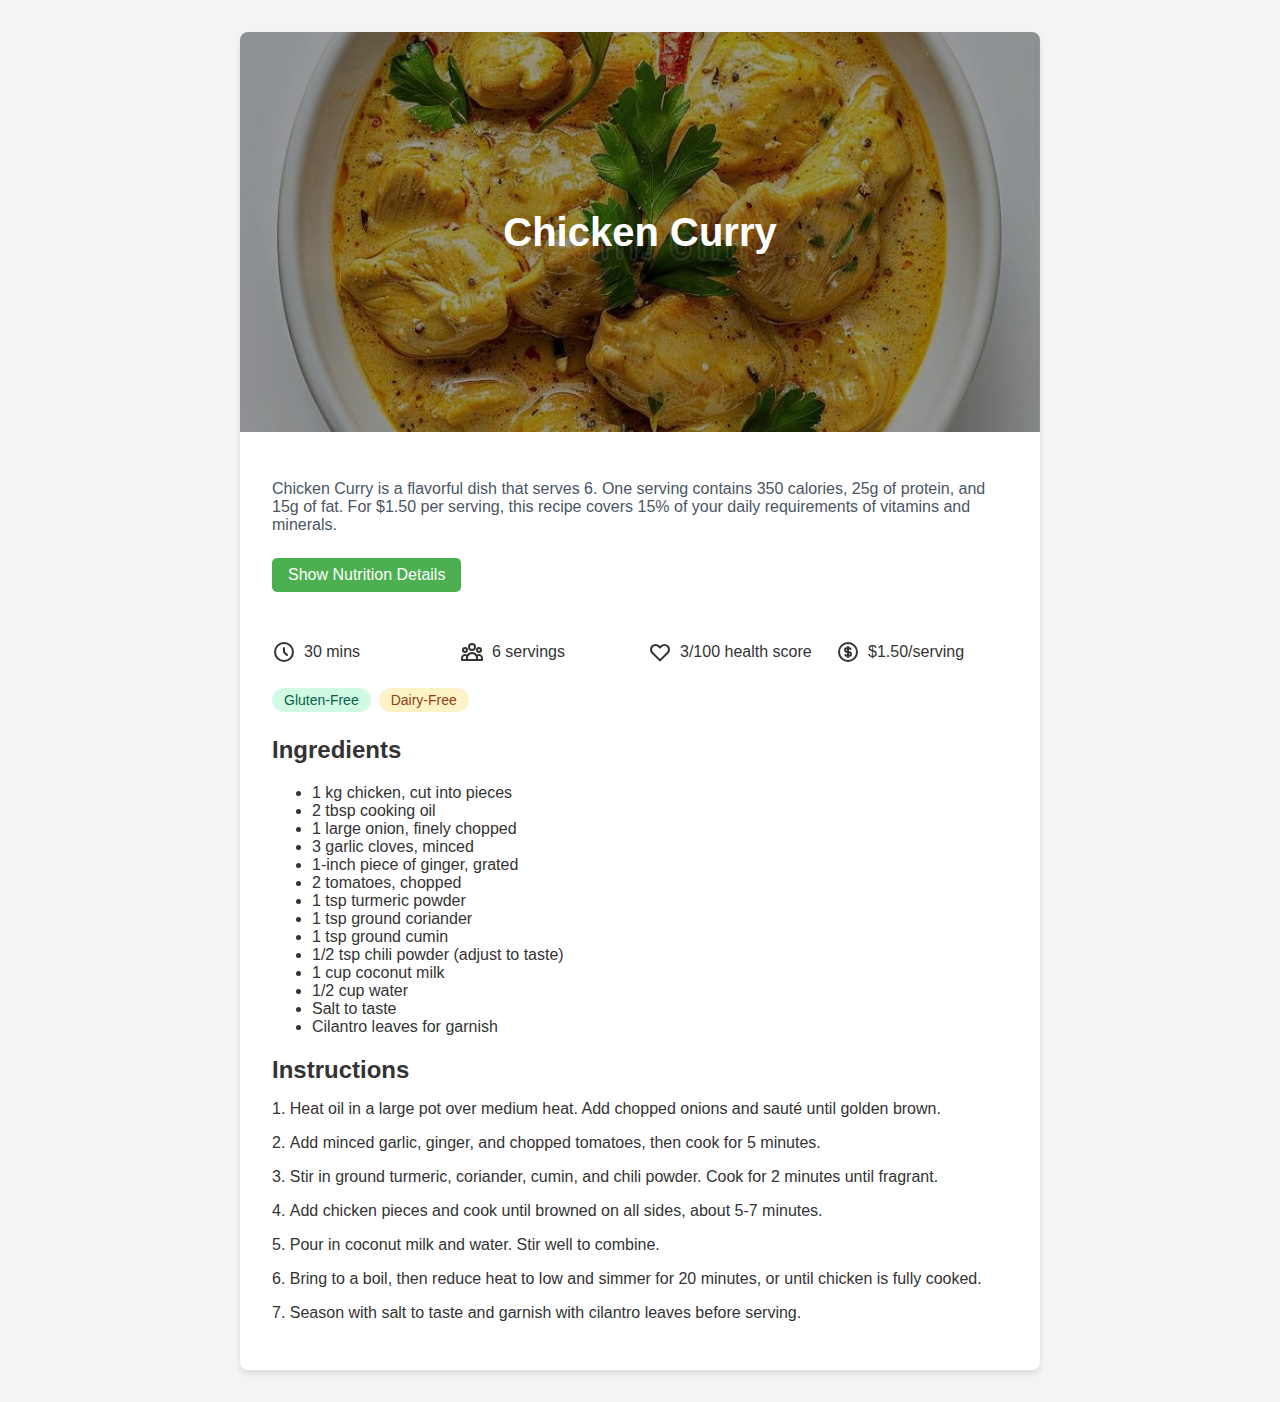
<file: html_sections/chicken_recipe_details.html>
<!DOCTYPE html>
<html lang="en">
<head>
    <meta charset="UTF-8">
    <meta name="viewport" content="width=device-width, initial-scale=1.0">
    <title>Chicken Curry Recipe</title>
    <style>
        body {
            font-family: Arial, sans-serif;
            margin: 0;
            padding: 0;
            background-color: #f3f4f6;
            color: #333;
        }
        .container {
            max-width: 800px;
            margin: 0 auto;
            padding: 2rem;
        }
        .recipe-card {
            background-color: white;
            border-radius: 0.5rem;
            overflow: hidden;
            box-shadow: 0 4px 6px rgba(0, 0, 0, 0.1);
        }
        .hero-image {
            position: relative;
            height: 400px;
            background-image: url('../assets/unique.jpg'); /* Replace with the image URL for Chicken Curry */
            background-size: cover;
            background-position: center;
        }
        .hero-overlay {
            position: absolute;
            top: 0;
            left: 0;
            right: 0;
            bottom: 0;
            background-color: rgba(0, 0, 0, 0.4);
            display: flex;
            align-items: center;
            justify-content: center;
        }
        .recipe-title {
            color: white;
            font-size: 2.5rem;
            text-align: center;
            padding: 0 1rem;
        }
        .recipe-content {
            padding: 2rem;
        }
        .recipe-summary {
            color: #4b5563;
            margin-bottom: 1.5rem;
        }
        .recipe-meta {
            display: grid;
            grid-template-columns: repeat(auto-fit, minmax(150px, 1fr));
            gap: 1rem;
            margin-bottom: 1.5rem;
        }
        .meta-item {
            display: flex;
            align-items: center;
        }
        .meta-icon {
            width: 24px;
            height: 24px;
            margin-right: 0.5rem;
        }
        .dietary-tags {
            display: flex;
            flex-wrap: wrap;
            gap: 0.5rem;
            margin-bottom: 1.5rem;
        }
        .tag {
            padding: 0.25rem 0.75rem;
            border-radius: 9999px;
            font-size: 0.875rem;
        }
        .tag-gluten-free { background-color: #d1fae5; color: #065f46; }
        .tag-vegetarian { background-color: #dbeafe; color: #1e40af; }
        .tag-vegan { background-color: #ede9fe; color: #5b21b6; }
        .tag-dairy-free { background-color: #fef3c7; color: #92400e; }
        .instructions-title {
            font-size: 1.5rem;
            font-weight: 600;
            margin-bottom: 1rem;
        }
        .instructions-list {
            list-style-position: inside;
            padding-left: 0;
        }
        .instructions-list li {
            margin-bottom: 1rem;
        }
        .dialog-content {
            font-family: Arial, sans-serif;
            padding: 1.5rem;
            text-align: center;
        }
        .dialog-button {
            padding: 0.5rem 1rem;
            font-size: 1rem;
            color: white;
            background-color: #4CAF50;
            border: none;
            border-radius: 5px;
            cursor: pointer;
        }
        .dialog-button.close {
            background-color: #f44336;
        }
    </style>
</head>
<body>
    <div class="container">
        <div class="recipe-card">
            <div class="hero-image">
                <div class="hero-overlay">
                    <h1 class="recipe-title">Chicken Curry</h1>
                </div>
            </div>
            <div class="recipe-content">
                <p class="recipe-summary">
                    Chicken Curry is a flavorful dish that serves 6. One serving contains 350 calories, 25g of protein, and 15g of fat. For $1.50 per serving, this recipe covers 15% of your daily requirements of vitamins and minerals.
                </p>
                <button class="dialog-button" onclick="openDialog()">Show Nutrition Details</button>
                <div class="dialog-content">
                    <dialog id="nutrition-dialog">
                        <p><strong>Nutrition Information</strong></p>
                        <p>Calories: 350 kcal</p>
                        <p>Protein: 25g</p>
                        <p>Fat: 15g</p>
                        <button class="dialog-button close" onclick="closeDialog()">Close</button>
                    </dialog>
                </div>
                <div class="recipe-meta">
                    <div class="meta-item">
                        <svg class="meta-icon" fill="none" stroke="currentColor" viewBox="0 0 24 24" xmlns="http://www.w3.org/2000/svg"><path stroke-linecap="round" stroke-linejoin="round" stroke-width="2" d="M12 8v4l3 3m6-3a9 9 0 11-18 0 9 9 0 0118 0z"></path></svg>
                        <span>30 mins</span>
                    </div>
                    <div class="meta-item">
                        <svg class="meta-icon" fill="none" stroke="currentColor" viewBox="0 0 24 24" xmlns="http://www.w3.org/2000/svg"><path stroke-linecap="round" stroke-linejoin="round" stroke-width="2" d="M17 20h5v-2a3 3 0 00-5.356-1.857M17 20H7m10 0v-2c0-.656-.126-1.283-.356-1.857M7 20H2v-2a3 3 0 015.356-1.857M7 20v-2c0-.656.126-1.283.356-1.857m0 0a5.002 5.002 0 019.288 0M15 7a3 3 0 11-6 0 3 3 0 016 0zm6 3a2 2 0 11-4 0 2 2 0 014 0zM7 10a2 2 0 11-4 0 2 2 0 014 0z"></path></svg>
                        <span>6 servings</span>
                    </div>
                    <div class="meta-item">
                        <svg class="meta-icon" fill="none" stroke="currentColor" viewBox="0 0 24 24" xmlns="http://www.w3.org/2000/svg"><path stroke-linecap="round" stroke-linejoin="round" stroke-width="2" d="M4.318 6.318a4.5 4.5 0 000 6.364L12 20.364l7.682-7.682a4.5 4.5 0 00-6.364-6.364L12 7.636l-1.318-1.318a4.5 4.5 0 00-6.364 0z"></path></svg>
                        <span>3/100 health score</span>
                    </div>
                    <div class="meta-item">
                        <svg class="meta-icon" fill="none" stroke="currentColor" viewBox="0 0 24 24" xmlns="http://www.w3.org/2000/svg"><path stroke-linecap="round" stroke-linejoin="round" stroke-width="2" d="M12 8c-1.657 0-3 .895-3 2s1.343 2 3 2 3 .895 3 2-1.343 2-3 2m0-8c1.11 0 2.08.402 2.599 1M12 8V7m0 1v8m0 0v1m0-1c-1.11 0-2.08-.402-2.599-1M21 12a9 9 0 11-18 0 9 9 0 0118 0z"></path></svg>
                        <span>$1.50/serving</span>
                    </div>
                </div>
                <div class="dietary-tags">
                    <span class="tag tag-gluten-free">Gluten-Free</span>
                    <span class="tag tag-dairy-free">Dairy-Free</span>
                </div>
                <h2 class="ingredients-title">Ingredients</h2>
                <ul class="ingredients-list">
                    <li>1 kg chicken, cut into pieces</li>
                    <li>2 tbsp cooking oil</li>
                    <li>1 large onion, finely chopped</li>
                    <li>3 garlic cloves, minced</li>
                    <li>1-inch piece of ginger, grated</li>
                    <li>2 tomatoes, chopped</li>
                    <li>1 tsp turmeric powder</li>
                    <li>1 tsp ground coriander</li>
                    <li>1 tsp ground cumin</li>
                    <li>1/2 tsp chili powder (adjust to taste)</li>
                    <li>1 cup coconut milk</li>
                    <li>1/2 cup water</li>
                    <li>Salt to taste</li>
                    <li>Cilantro leaves for garnish</li>
                </ul>
                <h2 class="instructions-title">Instructions</h2>
                <ol class="instructions-list">
                    <li>Heat oil in a large pot over medium heat. Add chopped onions and sauté until golden brown.</li>
                    <li>Add minced garlic, ginger, and chopped tomatoes, then cook for 5 minutes.</li>
                    <li>Stir in ground turmeric, coriander, cumin, and chili powder. Cook for 2 minutes until fragrant.</li>
                    <li>Add chicken pieces and cook until browned on all sides, about 5-7 minutes.</li>
                    <li>Pour in coconut milk and water. Stir well to combine.</li>
                    <li>Bring to a boil, then reduce heat to low and simmer for 20 minutes, or until chicken is fully cooked.</li>
                    <li>Season with salt to taste and garnish with cilantro leaves before serving.</li>
                </ol>
            </div>
        </div>
    </div>

    <script>
        const dialog = document.getElementById('nutrition-dialog');

        function openDialog() {
            dialog.showModal();
        }

        function closeDialog() {
            dialog.close();
        }
    </script>
</body>
</html>
</file>
